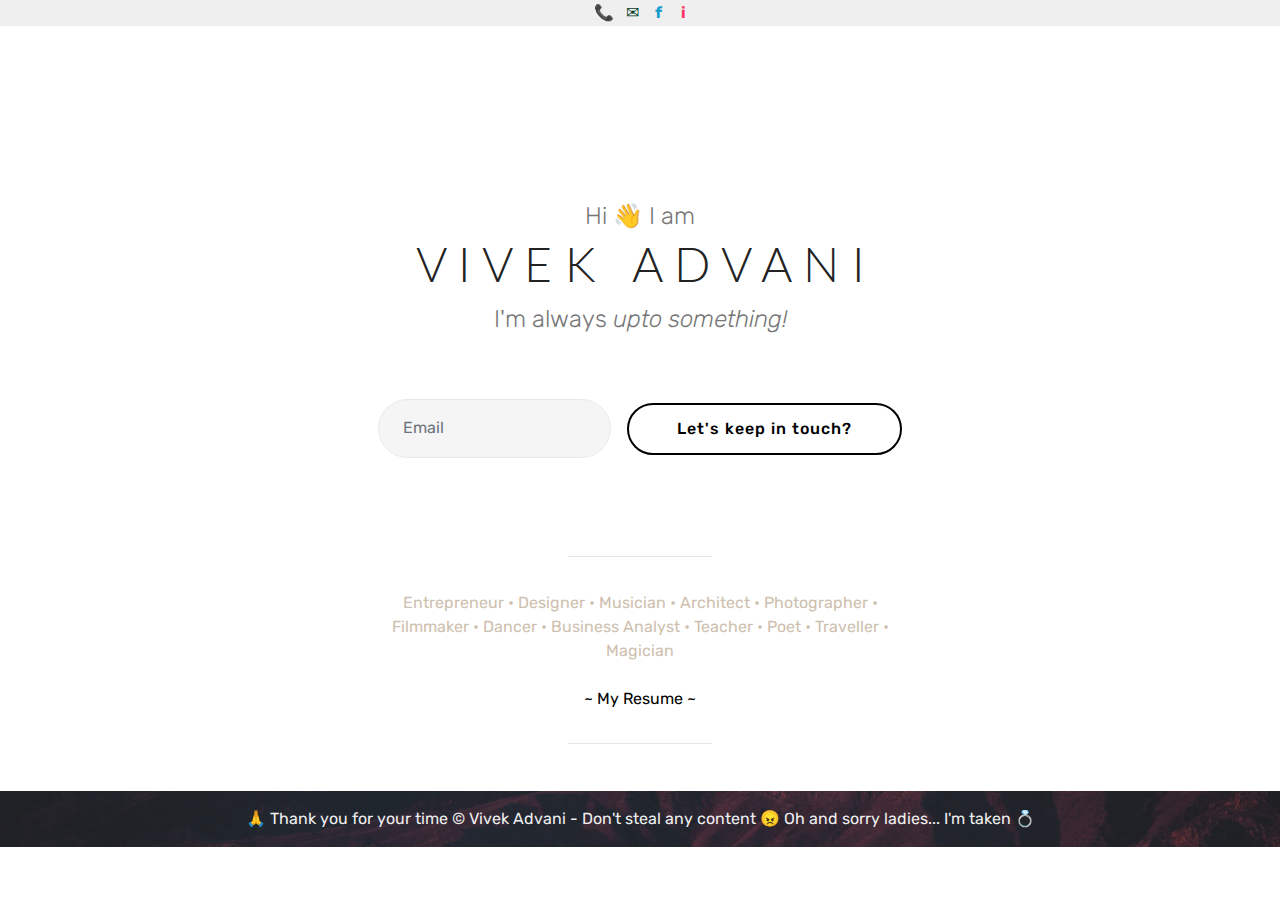
<file: index.html>
<!DOCTYPE html>
<html >
<head>
  <!-- Site made with Mobirise Website Builder v4.7.2, https://mobirise.com -->
  <meta charset="UTF-8">
  <meta http-equiv="X-UA-Compatible" content="IE=edge">
  <meta name="generator" content="Mobirise v4.7.2, mobirise.com">
  <meta name="viewport" content="width=device-width, initial-scale=1, minimum-scale=1">
  <link rel="shortcut icon" href="assets/images/va-logo-small-128x128.png" type="image/x-icon">
  <meta name="description" content="">
  <title>Home</title>
  <link rel="stylesheet" href="assets/tether/tether.min.css">
  <link rel="stylesheet" href="assets/bootstrap/css/bootstrap.min.css">
  <link rel="stylesheet" href="assets/bootstrap/css/bootstrap-grid.min.css">
  <link rel="stylesheet" href="assets/bootstrap/css/bootstrap-reboot.min.css">
  <link rel="stylesheet" href="assets/soundcloud-plugin/style.css">
  <link rel="stylesheet" href="assets/theme/css/style.css">
  <link href="assets/fonts/style.css" rel="stylesheet">
  <link rel="stylesheet" href="assets/mobirise/css/mbr-additional.css" type="text/css">
  
  
  
</head>
<body>
  <section class="mbr-section article content1 cid-qR5cM5TfK4" id="content1-1f">
    
     

    <div class="container">
        <div class="media-container-row">
            <div class="mbr-text col-12 col-md-8 mbr-fonts-style display-7"><a href="tel:+919373588873">📞</a> &nbsp; <a href="mailto:vvk.adv@gmail.com" class="text-success">✉</a> &nbsp; &nbsp;<a href="http://facebook.com/vivekadvani" target="_blank" class="text-primary"><strong>f</strong></a>&nbsp; &nbsp;&nbsp;<strong> i</strong></div>
        </div>
    </div>
</section>

<section class="engine"><a href="https://mobirise.me/g">how to build a site for free</a></section><section class="mbr-section content4 cid-qR0ltS1YQT" id="content4-u">

    

    <div class="container">
        <div class="media-container-row">
            <div class="title col-12 col-md-8">
                <h2 class="align-center pb-3 mbr-fonts-style display-2"></h2>
                <h3 class="mbr-section-subtitle align-center mbr-light mbr-fonts-style display-5">
                    <br>Hi 👋 I am</h3>
                
            </div>
        </div>
    </div>
</section>

<section class="mbr-section form3 cid-qQZiZvMYPX" id="form3-1">

    

    

    <div class="container">
        <div class="row justify-content-center">
            <div class="title col-12 col-lg-8">
                <h2 class="align-center pb-2 mbr-fonts-style display-2">
                    V I V E K &nbsp; A D V A N I</h2>
                <h3 class="mbr-section-subtitle align-center pb-5 mbr-light mbr-fonts-style display-5">I'm always<em> upto something!</em><em><br></em></h3>
            </div>
        </div>

        <div class="row py-2 justify-content-center">
            <div class="col-12 col-lg-6  col-md-8 " data-form-type="formoid">
                <div data-form-alert="" hidden="">You're Awesome ❤ Cheers 🍻</div>
                <form class="mbr-form" action="https://mobirise.com/" method="post" data-form-title="Mobirise Form"><input type="hidden" name="email" data-form-email="true" value="FvEjEOQKh0j+1e+DaEtRzsRkvQOYEwNEfo+iA48YRxqeBcidA666wyeaxg4rBbvgATOUtulMgghk8sleDkCec9JX21VobI0XjuGbukhyd4Mj/ROexVuFX2mT91OCkye3" data-form-field="Email">
                    <div class="mbr-subscribe input-group">
                        <input class="form-control" type="email" name="email" placeholder="Email" data-form-field="Email" required="" id="email-form3-1">
                        <span class="input-group-btn"><button href="" type="submit" class="btn  btn-black-outline display-4">Let's keep in touch?</button></span>
                    </div>
                </form>
            </div>
        </div>
    </div>
</section>

<section class="mbr-section article content10 cid-qR0hVO7isN" id="content10-q">
    
     

    <div class="container">
        <div class="inner-container" style="width: 50%;">
            <hr class="line" style="width: 26%;">
            <div class="section-text align-center mbr-white mbr-fonts-style display-7">Entrepreneur • Designer • Musician • Architect • Photographer • Filmmaker • Dancer • Business Analyst • Teacher • Poet • Traveller • Magician<br><br><a href="assets/files/VivekAdvani_Resume_2018.pdf" class="text-black">~ My Resume ~</a></div>
            <hr class="line" style="width: 26%;">
        </div>
    </div>
</section>

<section once="" class="cid-qR0zE4Hav9" id="footer6-y">

    

    <div class="mbr-overlay" style="opacity: 0.5; background-color: rgb(60, 60, 60);"></div>

    <div class="container">
        <div class="media-container-row align-center mbr-white">
            <div class="col-12">
                <p class="mbr-text mb-0 mbr-fonts-style display-7">🙏 Thank you for your time © Vivek Advani - Don't steal any content 😠 Oh and sorry ladies... I'm taken&nbsp;<a href="http://karlijnlangendijk.com" target="_blank">💍</a></p>
            </div>
        </div>
    </div>
</section>


  <script src="assets/web/assets/jquery/jquery.min.js"></script>
  <script src="assets/popper/popper.min.js"></script>
  <script src="assets/tether/tether.min.js"></script>
  <script src="assets/bootstrap/js/bootstrap.min.js"></script>
  <script src="assets/smoothscroll/smooth-scroll.js"></script>
  <script src="assets/theme/js/script.js"></script>
  <script src="assets/formoid/formoid.min.js"></script>
  
  
 <div id="scrollToTop" class="scrollToTop mbr-arrow-up"><a style="text-align: center;"><i></i></a></div>
  </body>
</html>
</file>
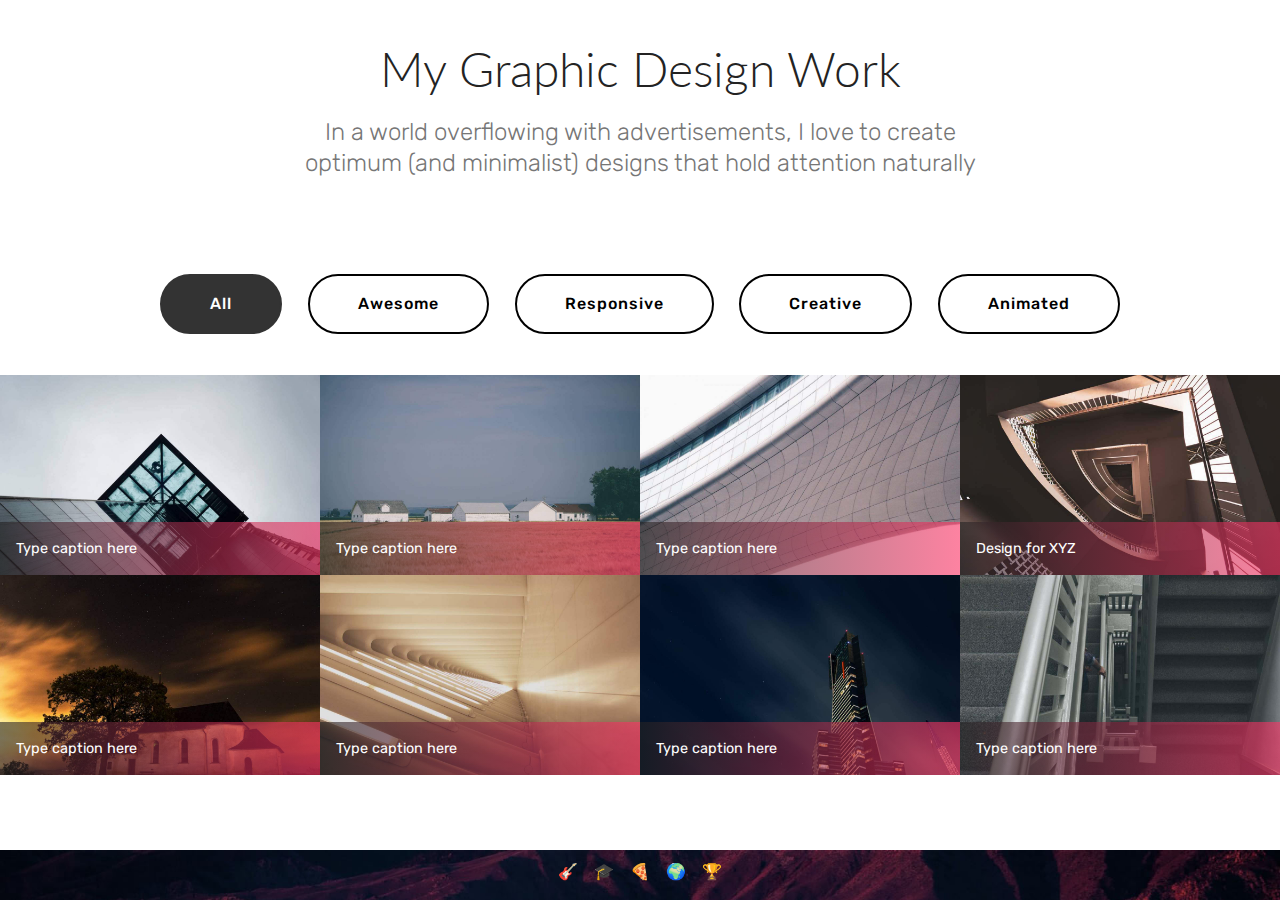
<file: design_work.html>
<!DOCTYPE html>
<html >
<head>
  <!-- Site made with Mobirise Website Builder v4.7.2, https://mobirise.com -->
  <meta charset="UTF-8">
  <meta http-equiv="X-UA-Compatible" content="IE=edge">
  <meta name="generator" content="Mobirise v4.7.2, mobirise.com">
  <meta name="viewport" content="width=device-width, initial-scale=1, minimum-scale=1">
  <link rel="shortcut icon" href="assets/images/va-logo-small-128x128.png" type="image/x-icon">
  <meta name="description" content="I love to create optimum and minimalist designs that can effectively convey the brand message and keep a viewer ocupied for a few extra seconds.">
  <title>Design Work</title>
  <link rel="stylesheet" href="assets/web/assets/mobirise-icons/mobirise-icons.css">
  <link rel="stylesheet" href="assets/tether/tether.min.css">
  <link rel="stylesheet" href="assets/soundcloud-plugin/style.css">
  <link rel="stylesheet" href="assets/bootstrap/css/bootstrap.min.css">
  <link rel="stylesheet" href="assets/bootstrap/css/bootstrap-grid.min.css">
  <link rel="stylesheet" href="assets/bootstrap/css/bootstrap-reboot.min.css">
  <link rel="stylesheet" href="assets/theme/css/style.css">
  <link rel="stylesheet" href="assets/gallery/style.css">
  <link href="assets/fonts/style.css" rel="stylesheet">
  <link rel="stylesheet" href="assets/mobirise/css/mbr-additional.css" type="text/css">
  
  
  
</head>
<body>
  <section class="mbr-section content4 cid-qR4GtQuQcm" id="content4-1a">

    

    <div class="container">
        <div class="media-container-row">
            <div class="title col-12 col-md-8">
                <h2 class="align-center pb-3 mbr-fonts-style display-2">
                    My Graphic Design Work</h2>
                <h3 class="mbr-section-subtitle align-center mbr-light mbr-fonts-style display-5">In a world overflowing with advertisements, I love to create optimum (and minimalist) designs that hold attention naturally</h3>
                
            </div>
        </div>
    </div>
</section>

<section class="engine"><a href="https://mobirise.me/z">best free css templates</a></section><section class="mbr-gallery mbr-slider-carousel cid-qR4H3ZR30M" id="gallery2-1b">

    

    <div>
        <div><!-- Filter --><div class="mbr-gallery-filter container gallery-filter-active"><ul buttons="0"><li class="mbr-gallery-filter-all"><a class="btn btn-md btn-black-outline active display-7" href="">All</a></li></ul></div><!-- Gallery --><div class="mbr-gallery-row"><div class="mbr-gallery-layout-default"><div><div><div class="mbr-gallery-item mbr-gallery-item--p0" data-video-url="false" data-tags="Awesome"><div href="#lb-gallery2-1b" data-slide-to="0" data-toggle="modal"><img src="assets/images/gallery00.jpg" alt="" title=""><span class="icon-focus"></span><span class="mbr-gallery-title mbr-fonts-style display-7">Type caption here</span></div></div><div class="mbr-gallery-item mbr-gallery-item--p0" data-video-url="false" data-tags="Responsive"><div href="#lb-gallery2-1b" data-slide-to="1" data-toggle="modal"><img src="assets/images/gallery01.jpg" alt="" title=""><span class="icon-focus"></span><span class="mbr-gallery-title mbr-fonts-style display-7">Type caption here</span></div></div><div class="mbr-gallery-item mbr-gallery-item--p0" data-video-url="false" data-tags="Creative"><div href="#lb-gallery2-1b" data-slide-to="2" data-toggle="modal"><img src="assets/images/gallery02.jpg" alt="" title=""><span class="icon-focus"></span><span class="mbr-gallery-title mbr-fonts-style display-7">Type caption here</span></div></div><div class="mbr-gallery-item mbr-gallery-item--p0" data-video-url="false" data-tags="Animated"><div href="#lb-gallery2-1b" data-slide-to="3" data-toggle="modal"><img src="assets/images/gallery03.jpg" alt="" title=""><span class="icon-focus"></span><span class="mbr-gallery-title mbr-fonts-style display-7">Design for XYZ<br></span></div></div><div class="mbr-gallery-item mbr-gallery-item--p0" data-video-url="false" data-tags="Awesome"><div href="#lb-gallery2-1b" data-slide-to="4" data-toggle="modal"><img src="assets/images/gallery04.jpg" alt="" title=""><span class="icon-focus"></span><span class="mbr-gallery-title mbr-fonts-style display-7">Type caption here</span></div></div><div class="mbr-gallery-item mbr-gallery-item--p0" data-video-url="false" data-tags="Awesome"><div href="#lb-gallery2-1b" data-slide-to="5" data-toggle="modal"><img src="assets/images/gallery05.jpg" alt="" title=""><span class="icon-focus"></span><span class="mbr-gallery-title mbr-fonts-style display-7">Type caption here</span></div></div><div class="mbr-gallery-item mbr-gallery-item--p0" data-video-url="false" data-tags="Responsive"><div href="#lb-gallery2-1b" data-slide-to="6" data-toggle="modal"><img src="assets/images/gallery06.jpg" alt="" title=""><span class="icon-focus"></span><span class="mbr-gallery-title mbr-fonts-style display-7">Type caption here</span></div></div><div class="mbr-gallery-item mbr-gallery-item--p0" data-video-url="false" data-tags="Animated"><div href="#lb-gallery2-1b" data-slide-to="7" data-toggle="modal"><img src="assets/images/gallery07.jpg" alt="" title=""><span class="icon-focus"></span><span class="mbr-gallery-title mbr-fonts-style display-7">Type caption here</span></div></div></div></div><div class="clearfix"></div></div></div><!-- Lightbox --><div data-app-prevent-settings="" class="mbr-slider modal fade carousel slide" tabindex="-1" data-keyboard="true" data-interval="false" id="lb-gallery2-1b"><div class="modal-dialog"><div class="modal-content"><div class="modal-body"><div class="carousel-inner"><div class="carousel-item active"><img src="assets/images/gallery00.jpg" alt="" title=""></div><div class="carousel-item"><img src="assets/images/gallery01.jpg" alt="" title=""></div><div class="carousel-item"><img src="assets/images/gallery02.jpg" alt="" title=""></div><div class="carousel-item"><img src="assets/images/gallery03.jpg" alt="" title=""></div><div class="carousel-item"><img src="assets/images/gallery04.jpg" alt="" title=""></div><div class="carousel-item"><img src="assets/images/gallery05.jpg" alt="" title=""></div><div class="carousel-item"><img src="assets/images/gallery06.jpg" alt="" title=""></div><div class="carousel-item"><img src="assets/images/gallery07.jpg" alt="" title=""></div></div><a class="carousel-control carousel-control-prev" role="button" data-slide="prev" href="#lb-gallery2-1b"><span class="mbri-left mbr-iconfont" aria-hidden="true"></span><span class="sr-only">Previous</span></a><a class="carousel-control carousel-control-next" role="button" data-slide="next" href="#lb-gallery2-1b"><span class="mbri-right mbr-iconfont" aria-hidden="true"></span><span class="sr-only">Next</span></a><a class="close" href="#" role="button" data-dismiss="modal"><span class="sr-only">Close</span></a></div></div></div></div></div>
    </div>

</section>

<section once="" class="cid-qR0zE4Hav9 mbr-reveal" id="footer6-19">

    

    

    <div class="container">
        <div class="media-container-row align-center mbr-white">
            <div class="col-12">
                <p class="mbr-text mb-0 mbr-fonts-style display-7">🎸 &nbsp; &nbsp;🎓 &nbsp; &nbsp;🍕 &nbsp; &nbsp;🌍 &nbsp; &nbsp;🏆</p>
            </div>
        </div>
    </div>
</section>


  <script src="assets/web/assets/jquery/jquery.min.js"></script>
  <script src="assets/popper/popper.min.js"></script>
  <script src="assets/tether/tether.min.js"></script>
  <script src="assets/bootstrap/js/bootstrap.min.js"></script>
  <script src="assets/smoothscroll/smooth-scroll.js"></script>
  <script src="assets/bootstrapcarouselswipe/bootstrap-carousel-swipe.js"></script>
  <script src="assets/vimeoplayer/jquery.mb.vimeo_player.js"></script>
  <script src="assets/masonry/masonry.pkgd.min.js"></script>
  <script src="assets/imagesloaded/imagesloaded.pkgd.min.js"></script>
  <script src="assets/theme/js/script.js"></script>
  <script src="assets/gallery/player.min.js"></script>
  <script src="assets/gallery/script.js"></script>
  <script src="assets/slidervideo/script.js"></script>
  
  
 <div id="scrollToTop" class="scrollToTop mbr-arrow-up"><a style="text-align: center;"><i></i></a></div>
  </body>
</html>
</file>
<file: assets/soundcloud-plugin/style.css>
.addons-container {
  position: relative;
  margin-left: auto;
  margin-right: auto;
  padding-right: 15px;
  padding-left: 15px; }
  @media (min-width: 576px) {
    .addons-container {
      padding-right: 15px;
      padding-left: 15px; } }
  @media (min-width: 768px) {
    .addons-container {
      padding-right: 15px;
      padding-left: 15px; } }
  @media (min-width: 992px) {
    .addons-container {
      padding-right: 15px;
      padding-left: 15px; } }
  @media (min-width: 1200px) {
    .addons-container {
      padding-right: 15px;
      padding-left: 15px; } }
  @media (min-width: 576px) {
    .addons-container {
      width: 540px;
      max-width: 100%; } }
  @media (min-width: 768px) {
    .addons-container {
      width: 720px;
      max-width: 100%; } }
  @media (min-width: 992px) {
    .addons-container {
      width: 960px;
      max-width: 100%; } }
  @media (min-width: 1200px) {
    .addons-container {
      width: 1140px;
      max-width: 100%; } }

.addons-container-inner{
    position: relative;
    width: 100%;
    min-height: 1px;
    padding-right: 15px;
    padding-left: 15px;
}
@media (min-width: 567px) {
    .addons-container-inner{
        -ms-flex: 0 0 66.666667%;
        flex: 0 0 66.666667%;
        max-width: 66.666667%;
    }
}
.addons-row{
    display: flex;
    justify-content:center;
}
</file>
<file: assets/theme/css/style.css>
/*!
 * Mobirise v4 theme (https://mobirise.com/)
 * Copyright 2017 Mobirise
 */
section {
  background-color: #eeeeee; }

section,
.container,
.container-fluid {
  position: relative;
  word-wrap: break-word; }

a.mbr-iconfont:hover {
  text-decoration: none; }

.article .lead p, .article .lead ul, .article .lead ol, .article .lead pre, .article .lead blockquote {
  margin-bottom: 0; }

a {
  font-style: normal;
  font-weight: 400;
  cursor: pointer; }
  a, a:hover {
    text-decoration: none; }

figure {
  margin-bottom: 0; }

body {
  color: #232323; }

h1, h2, h3, h4, h5, h6,
.h1, .h2, .h3, .h4, .h5, .h6,
.display-1, .display-2, .display-3, .display-4 {
  line-height: 1;
  word-break: break-word;
  word-wrap: break-word; }

b, strong {
  font-weight: bold; }

blockquote {
  padding: 10px 0 10px 20px;
  position: relative;
  border-left: 2px solid;
  border-color: #ff3366; }

input:-webkit-autofill, input:-webkit-autofill:hover, input:-webkit-autofill:focus, input:-webkit-autofill:active {
  transition-delay: 9999s;
  transition-property: background-color, color; }

textarea[type="hidden"] {
  display: none; }

body {
  position: relative; }

section {
  background-position: 50% 50%;
  background-repeat: no-repeat;
  background-size: cover; }
  section .mbr-background-video,
  section .mbr-background-video-preview {
    position: absolute;
    bottom: 0;
    left: 0;
    right: 0;
    top: 0; }

.hidden {
  visibility: hidden; }

.mbr-z-index20 {
  z-index: 20; }

/*! Base colors */
.mbr-white {
  color: #ffffff; }

.mbr-black {
  color: #000000; }

.mbr-bg-white {
  background-color: #ffffff; }

.mbr-bg-black {
  background-color: #000000; }

/*! Text-aligns */
.align-left {
  text-align: left; }

.align-center {
  text-align: center; }

.align-right {
  text-align: right; }

@media (max-width: 767px) {
  .align-left, .align-center, .align-right, .mbr-section-btn, .mbr-section-title {
    text-align: center; } }
/*! Font-weight  */
.mbr-light {
  font-weight: 300; }

.mbr-regular {
  font-weight: 400; }

.mbr-semibold {
  font-weight: 500; }

.mbr-bold {
  font-weight: 700; }

/*! Media  */
.media-size-item {
  -webkit-flex: 1 1 auto;
  -moz-flex: 1 1 auto;
  -ms-flex: 1 1 auto;
  -o-flex: 1 1 auto;
  flex: 1 1 auto; }

.media-content {
  -webkit-flex-basis: 100%;
  flex-basis: 100%; }

.media-container-row {
  display: -ms-flexbox;
  display: -webkit-flex;
  display: flex;
  -webkit-flex-direction: row;
  -ms-flex-direction: row;
  flex-direction: row;
  -webkit-flex-wrap: wrap;
  -ms-flex-wrap: wrap;
  flex-wrap: wrap;
  -webkit-justify-content: center;
  -ms-flex-pack: center;
  justify-content: center;
  -webkit-align-content: center;
  -ms-flex-line-pack: center;
  align-content: center;
  -webkit-align-items: start;
  -ms-flex-align: start;
  align-items: start; }
  .media-container-row .media-size-item {
    width: 400px; }

.media-container-column {
  display: -ms-flexbox;
  display: -webkit-flex;
  display: flex;
  -webkit-flex-direction: column;
  -ms-flex-direction: column;
  flex-direction: column;
  -webkit-flex-wrap: wrap;
  -ms-flex-wrap: wrap;
  flex-wrap: wrap;
  -webkit-justify-content: center;
  -ms-flex-pack: center;
  justify-content: center;
  -webkit-align-content: center;
  -ms-flex-line-pack: center;
  align-content: center;
  -webkit-align-items: stretch;
  -ms-flex-align: stretch;
  align-items: stretch; }
  .media-container-column > * {
    width: 100%; }

@media (min-width: 992px) {
  .media-container-row {
    -webkit-flex-wrap: nowrap;
    -ms-flex-wrap: nowrap;
    flex-wrap: nowrap; } }
figure {
  overflow: hidden; }

figure[mbr-media-size] {
  transition: width 0.1s; }

.mbr-figure img, .mbr-figure iframe {
  display: block;
  width: 100%; }

.card {
  background-color: transparent;
  border: none; }

.card-img {
  text-align: center;
  flex-shrink: 0; }

.media {
  max-width: 100%;
  margin: 0 auto; }

.mbr-figure {
  -ms-flex-item-align: center;
  -ms-grid-row-align: center;
  -webkit-align-self: center;
  align-self: center; }

.media-container > div {
  max-width: 100%; }

.mbr-figure img, .card-img img {
  width: 100%; }

@media (max-width: 991px) {
  .media-size-item {
    width: auto !important; }

  .media {
    width: auto; }

  .mbr-figure {
    width: 100% !important; } }
/*! Buttons */
.mbr-section-btn {
  margin-left: -.25rem;
  margin-right: -.25rem;
  font-size: 0; }

nav .mbr-section-btn {
  margin-left: 0rem;
  margin-right: 0rem; }

/*! Btn icon margin */
.btn .mbr-iconfont, .btn.btn-sm .mbr-iconfont {
  cursor: pointer;
  margin-right: 0.5rem; }

.btn.btn-md .mbr-iconfont, .btn.btn-md .mbr-iconfont {
  margin-right: 0.8rem; }

.mbr-regular {
  font-weight: 400; }

.mbr-semibold {
  font-weight: 500; }

.mbr-bold {
  font-weight: 700; }

[type="submit"] {
  -webkit-appearance: none; }

/*! Full-screen */
.mbr-fullscreen .mbr-overlay {
  min-height: 100vh; }

.mbr-fullscreen {
  display: flex;
  display: -webkit-flex;
  display: -moz-flex;
  display: -ms-flex;
  display: -o-flex;
  align-items: center;
  -webkit-align-items: center;
  min-height: 100vh;
  padding-top: 3rem;
  padding-bottom: 3rem; }

/*! Map */
.map {
  height: 25rem;
  position: relative; }
  .map iframe {
    width: 100%;
    height: 100%; }

/* Form */
.form-asterisk {
  font-family: initial;
  position: absolute;
  top: -2px;
  font-weight: normal; }

/*! Scroll to top arrow */
.mbr-arrow-up {
  bottom: 25px;
  right: 90px;
  position: fixed;
  text-align: right;
  z-index: 5000;
  color: #ffffff;
  font-size: 32px;
  transform: rotate(180deg);
  -webkit-transform: rotate(180deg); }

.mbr-arrow-up a {
  background: rgba(0, 0, 0, 0.2);
  border-radius: 3px;
  color: #fff;
  display: inline-block;
  height: 60px;
  width: 60px;
  outline-style: none !important;
  position: relative;
  text-decoration: none;
  transition: all .3s ease-in-out;
  cursor: pointer;
  text-align: center; }
  .mbr-arrow-up a:hover {
    background-color: rgba(0, 0, 0, 0.4); }
  .mbr-arrow-up a i {
    line-height: 60px; }

.mbr-arrow-up-icon {
  display: block;
  color: #fff; }

.mbr-arrow-up-icon::before {
  content: "\203a";
  display: inline-block;
  font-family: serif;
  font-size: 32px;
  line-height: 1;
  font-style: normal;
  position: relative;
  top: 6px;
  left: -4px;
  -webkit-transform: rotate(-90deg);
  transform: rotate(-90deg); }

/*! Arrow Down */
.mbr-arrow {
  position: absolute;
  bottom: 45px;
  left: 50%;
  width: 60px;
  height: 60px;
  cursor: pointer;
  background-color: rgba(80, 80, 80, 0.5);
  border-radius: 50%;
  -webkit-transform: translateX(-50%);
  transform: translateX(-50%); }
  .mbr-arrow > a {
    display: inline-block;
    text-decoration: none;
    outline-style: none;
    -webkit-animation: arrowdown 1.7s ease-in-out infinite;
    animation: arrowdown 1.7s ease-in-out infinite; }
    .mbr-arrow > a > i {
      position: absolute;
      top: -2px;
      left: 15px;
      font-size: 2rem; }

@keyframes arrowdown {
  0% {
    transform: translateY(0px);
    -webkit-transform: translateY(0px); }
  50% {
    transform: translateY(-5px);
    -webkit-transform: translateY(-5px); }
  100% {
    transform: translateY(0px);
    -webkit-transform: translateY(0px); } }
@-webkit-keyframes arrowdown {
  0% {
    transform: translateY(0px);
    -webkit-transform: translateY(0px); }
  50% {
    transform: translateY(-5px);
    -webkit-transform: translateY(-5px); }
  100% {
    transform: translateY(0px);
    -webkit-transform: translateY(0px); } }
@media (max-width: 500px) {
  .mbr-arrow-up {
    left: 50%;
    right: auto;
    transform: translateX(-50%) rotate(180deg);
    -webkit-transform: translateX(-50%) rotate(180deg); } }
/*Gradients animation*/
@keyframes gradient-animation {
  from {
    background-position: 0% 100%;
    animation-timing-function: ease-in-out; }
  to {
    background-position: 100% 0%;
    animation-timing-function: ease-in-out; } }
@-webkit-keyframes gradient-animation {
  from {
    background-position: 0% 100%;
    animation-timing-function: ease-in-out; }
  to {
    background-position: 100% 0%;
    animation-timing-function: ease-in-out; } }
.bg-gradient {
  background-size: 200% 200%;
  animation: gradient-animation 5s infinite alternate;
  -webkit-animation: gradient-animation 5s infinite alternate; }

.menu .navbar-brand {
  display: -webkit-flex; }
  .menu .navbar-brand span {
    display: flex;
    display: -webkit-flex; }
  .menu .navbar-brand .navbar-caption-wrap {
    display: -webkit-flex; }
  .menu .navbar-brand .navbar-logo img {
    display: -webkit-flex; }
@media (min-width: 768px) and (max-width: 991px) {
  .menu .navbar-toggleable-sm .navbar-nav {
    display: -webkit-box;
    display: -webkit-flex;
    display: -ms-flexbox; } }
@media (min-width: 992px) {
  .menu .navbar-nav.nav-dropdown {
    display: -webkit-flex; }
  .menu .navbar-toggleable-sm .navbar-collapse {
    display: -webkit-flex !important; } }

/*# sourceMappingURL=style.css.map */
.engine {
	position: absolute;
	text-indent: -2400px;
	text-align: center;
	padding: 0;
	top: 0;
	left: -2400px;
}
</file>
<file: assets/fonts/style.css>
@font-face {
   font-family: 'Socicon';
   src: url('Socicon/font.ttf');
}
</file>
<file: assets/mobirise/css/mbr-additional.css>
@import url(https://fonts.googleapis.com/css?family=Lato:100,100i,300,300i,400,400i,700,700i,900,900i);
@import url(https://fonts.googleapis.com/css?family=Rubik:300,300i,400,400i,500,500i,700,700i,900,900i);




body {
  font-style: normal;
  line-height: 1.5;
}
.mbr-section-title {
  font-style: normal;
  line-height: 1.2;
}
.mbr-section-subtitle {
  line-height: 1.3;
}
.mbr-text {
  font-style: normal;
  line-height: 1.6;
}
.display-1 {
  font-family: 'Socicon';
  font-size: 1rem;
}
.display-1 > .mbr-iconfont {
  font-size: 1.6rem;
}
.display-2 {
  font-family: 'Lato', sans-serif;
  font-size: 3rem;
}
.display-2 > .mbr-iconfont {
  font-size: 4.8rem;
}
.display-4 {
  font-family: 'Rubik', sans-serif;
  font-size: 1rem;
}
.display-4 > .mbr-iconfont {
  font-size: 1.6rem;
}
.display-5 {
  font-family: 'Rubik', sans-serif;
  font-size: 1.5rem;
}
.display-5 > .mbr-iconfont {
  font-size: 2.4rem;
}
.display-7 {
  font-family: 'Rubik', sans-serif;
  font-size: 1rem;
}
.display-7 > .mbr-iconfont {
  font-size: 1.6rem;
}
/* ---- Fluid typography for mobile devices ---- */
/* 1.4 - font scale ratio ( bootstrap == 1.42857 ) */
/* 100vw - current viewport width */
/* (48 - 20)  48 == 48rem == 768px, 20 == 20rem == 320px(minimal supported viewport) */
/* 0.65 - min scale variable, may vary */
@media (max-width: 768px) {
  .display-1 {
    font-size: 0.8rem;
    font-size: calc( 1rem + (1 - 1) * ((100vw - 20rem) / (48 - 20)));
    line-height: calc( 1.4 * (1rem + (1 - 1) * ((100vw - 20rem) / (48 - 20))));
  }
  .display-2 {
    font-size: 2.4rem;
    font-size: calc( 1.7rem + (3 - 1.7) * ((100vw - 20rem) / (48 - 20)));
    line-height: calc( 1.4 * (1.7rem + (3 - 1.7) * ((100vw - 20rem) / (48 - 20))));
  }
  .display-4 {
    font-size: 0.8rem;
    font-size: calc( 1rem + (1 - 1) * ((100vw - 20rem) / (48 - 20)));
    line-height: calc( 1.4 * (1rem + (1 - 1) * ((100vw - 20rem) / (48 - 20))));
  }
  .display-5 {
    font-size: 1.2rem;
    font-size: calc( 1.175rem + (1.5 - 1.175) * ((100vw - 20rem) / (48 - 20)));
    line-height: calc( 1.4 * (1.175rem + (1.5 - 1.175) * ((100vw - 20rem) / (48 - 20))));
  }
}
/* Buttons */
.btn {
  font-weight: 500;
  border-width: 2px;
  font-style: normal;
  letter-spacing: 1px;
  margin: .4rem .8rem;
  white-space: normal;
  -webkit-transition: all 0.3s ease-in-out;
  -moz-transition: all 0.3s ease-in-out;
  transition: all 0.3s ease-in-out;
  padding: 1rem 3rem;
  border-radius: 3px;
  display: inline-flex;
  align-items: center;
  justify-content: center;
  word-break: break-word;
}
.btn-sm {
  font-weight: 500;
  letter-spacing: 1px;
  -webkit-transition: all 0.3s ease-in-out;
  -moz-transition: all 0.3s ease-in-out;
  transition: all 0.3s ease-in-out;
  padding: 0.6rem 1.5rem;
  border-radius: 3px;
}
.btn-md {
  font-weight: 500;
  letter-spacing: 1px;
  margin: .4rem .8rem !important;
  -webkit-transition: all 0.3s ease-in-out;
  -moz-transition: all 0.3s ease-in-out;
  transition: all 0.3s ease-in-out;
  padding: 1rem 3rem;
  border-radius: 3px;
}
.btn-lg {
  font-weight: 500;
  letter-spacing: 1px;
  margin: .4rem .8rem !important;
  -webkit-transition: all 0.3s ease-in-out;
  -moz-transition: all 0.3s ease-in-out;
  transition: all 0.3s ease-in-out;
  padding: 1.2rem 3.2rem;
  border-radius: 3px;
}
.bg-primary {
  background-color: #149dcc !important;
}
.bg-success {
  background-color: #063e28 !important;
}
.bg-info {
  background-color: #82786e !important;
}
.bg-warning {
  background-color: #879a9f !important;
}
.bg-danger {
  background-color: #b1a374 !important;
}
.btn-primary,
.btn-primary:active {
  background-color: #149dcc !important;
  border-color: #149dcc !important;
  color: #ffffff !important;
}
.btn-primary:hover,
.btn-primary:focus,
.btn-primary.focus,
.btn-primary.active {
  color: #ffffff !important;
  background-color: #0d6786 !important;
  border-color: #0d6786 !important;
}
.btn-primary.disabled,
.btn-primary:disabled {
  color: #ffffff !important;
  background-color: #0d6786 !important;
  border-color: #0d6786 !important;
}
.btn-secondary,
.btn-secondary:active {
  background-color: #ff3366 !important;
  border-color: #ff3366 !important;
  color: #ffffff !important;
}
.btn-secondary:hover,
.btn-secondary:focus,
.btn-secondary.focus,
.btn-secondary.active {
  color: #ffffff !important;
  background-color: #e50039 !important;
  border-color: #e50039 !important;
}
.btn-secondary.disabled,
.btn-secondary:disabled {
  color: #ffffff !important;
  background-color: #e50039 !important;
  border-color: #e50039 !important;
}
.btn-info,
.btn-info:active {
  background-color: #82786e !important;
  border-color: #82786e !important;
  color: #ffffff !important;
}
.btn-info:hover,
.btn-info:focus,
.btn-info.focus,
.btn-info.active {
  color: #ffffff !important;
  background-color: #59524b !important;
  border-color: #59524b !important;
}
.btn-info.disabled,
.btn-info:disabled {
  color: #ffffff !important;
  background-color: #59524b !important;
  border-color: #59524b !important;
}
.btn-success,
.btn-success:active {
  background-color: #063e28 !important;
  border-color: #063e28 !important;
  color: #ffffff !important;
}
.btn-success:hover,
.btn-success:focus,
.btn-success.focus,
.btn-success.active {
  color: #ffffff !important;
  background-color: #000000 !important;
  border-color: #000000 !important;
}
.btn-success.disabled,
.btn-success:disabled {
  color: #ffffff !important;
  background-color: #000000 !important;
  border-color: #000000 !important;
}
.btn-warning,
.btn-warning:active {
  background-color: #879a9f !important;
  border-color: #879a9f !important;
  color: #ffffff !important;
}
.btn-warning:hover,
.btn-warning:focus,
.btn-warning.focus,
.btn-warning.active {
  color: #ffffff !important;
  background-color: #617479 !important;
  border-color: #617479 !important;
}
.btn-warning.disabled,
.btn-warning:disabled {
  color: #ffffff !important;
  background-color: #617479 !important;
  border-color: #617479 !important;
}
.btn-danger,
.btn-danger:active {
  background-color: #b1a374 !important;
  border-color: #b1a374 !important;
  color: #ffffff !important;
}
.btn-danger:hover,
.btn-danger:focus,
.btn-danger.focus,
.btn-danger.active {
  color: #ffffff !important;
  background-color: #8b7d4e !important;
  border-color: #8b7d4e !important;
}
.btn-danger.disabled,
.btn-danger:disabled {
  color: #ffffff !important;
  background-color: #8b7d4e !important;
  border-color: #8b7d4e !important;
}
.btn-white {
  color: #333333 !important;
}
.btn-white,
.btn-white:active {
  background-color: #ffffff !important;
  border-color: #ffffff !important;
  color: #808080 !important;
}
.btn-white:hover,
.btn-white:focus,
.btn-white.focus,
.btn-white.active {
  color: #808080 !important;
  background-color: #d9d9d9 !important;
  border-color: #d9d9d9 !important;
}
.btn-white.disabled,
.btn-white:disabled {
  color: #808080 !important;
  background-color: #d9d9d9 !important;
  border-color: #d9d9d9 !important;
}
.btn-black,
.btn-black:active {
  background-color: #333333 !important;
  border-color: #333333 !important;
  color: #ffffff !important;
}
.btn-black:hover,
.btn-black:focus,
.btn-black.focus,
.btn-black.active {
  color: #ffffff !important;
  background-color: #0d0d0d !important;
  border-color: #0d0d0d !important;
}
.btn-black.disabled,
.btn-black:disabled {
  color: #ffffff !important;
  background-color: #0d0d0d !important;
  border-color: #0d0d0d !important;
}
.btn-primary-outline,
.btn-primary-outline:active {
  background: none;
  border-color: #0b566f;
  color: #0b566f;
}
.btn-primary-outline:hover,
.btn-primary-outline:focus,
.btn-primary-outline.focus,
.btn-primary-outline.active {
  color: #ffffff;
  background-color: #149dcc;
  border-color: #149dcc;
}
.btn-primary-outline.disabled,
.btn-primary-outline:disabled {
  color: #ffffff !important;
  background-color: #149dcc !important;
  border-color: #149dcc !important;
}
.btn-secondary-outline,
.btn-secondary-outline:active {
  background: none;
  border-color: #cc0033;
  color: #cc0033;
}
.btn-secondary-outline:hover,
.btn-secondary-outline:focus,
.btn-secondary-outline.focus,
.btn-secondary-outline.active {
  color: #ffffff;
  background-color: #ff3366;
  border-color: #ff3366;
}
.btn-secondary-outline.disabled,
.btn-secondary-outline:disabled {
  color: #ffffff !important;
  background-color: #ff3366 !important;
  border-color: #ff3366 !important;
}
.btn-info-outline,
.btn-info-outline:active {
  background: none;
  border-color: #4b453f;
  color: #4b453f;
}
.btn-info-outline:hover,
.btn-info-outline:focus,
.btn-info-outline.focus,
.btn-info-outline.active {
  color: #ffffff;
  background-color: #82786e;
  border-color: #82786e;
}
.btn-info-outline.disabled,
.btn-info-outline:disabled {
  color: #ffffff !important;
  background-color: #82786e !important;
  border-color: #82786e !important;
}
.btn-success-outline,
.btn-success-outline:active {
  background: none;
  border-color: #000000;
  color: #000000;
}
.btn-success-outline:hover,
.btn-success-outline:focus,
.btn-success-outline.focus,
.btn-success-outline.active {
  color: #ffffff;
  background-color: #063e28;
  border-color: #063e28;
}
.btn-success-outline.disabled,
.btn-success-outline:disabled {
  color: #ffffff !important;
  background-color: #063e28 !important;
  border-color: #063e28 !important;
}
.btn-warning-outline,
.btn-warning-outline:active {
  background: none;
  border-color: #55666b;
  color: #55666b;
}
.btn-warning-outline:hover,
.btn-warning-outline:focus,
.btn-warning-outline.focus,
.btn-warning-outline.active {
  color: #ffffff;
  background-color: #879a9f;
  border-color: #879a9f;
}
.btn-warning-outline.disabled,
.btn-warning-outline:disabled {
  color: #ffffff !important;
  background-color: #879a9f !important;
  border-color: #879a9f !important;
}
.btn-danger-outline,
.btn-danger-outline:active {
  background: none;
  border-color: #7a6e45;
  color: #7a6e45;
}
.btn-danger-outline:hover,
.btn-danger-outline:focus,
.btn-danger-outline.focus,
.btn-danger-outline.active {
  color: #ffffff;
  background-color: #b1a374;
  border-color: #b1a374;
}
.btn-danger-outline.disabled,
.btn-danger-outline:disabled {
  color: #ffffff !important;
  background-color: #b1a374 !important;
  border-color: #b1a374 !important;
}
.btn-black-outline,
.btn-black-outline:active {
  background: none;
  border-color: #000000;
  color: #000000;
}
.btn-black-outline:hover,
.btn-black-outline:focus,
.btn-black-outline.focus,
.btn-black-outline.active {
  color: #ffffff;
  background-color: #333333;
  border-color: #333333;
}
.btn-black-outline.disabled,
.btn-black-outline:disabled {
  color: #ffffff !important;
  background-color: #333333 !important;
  border-color: #333333 !important;
}
.btn-white-outline,
.btn-white-outline:active,
.btn-white-outline.active {
  background: none;
  border-color: #ffffff;
  color: #ffffff;
}
.btn-white-outline:hover,
.btn-white-outline:focus,
.btn-white-outline.focus {
  color: #333333;
  background-color: #ffffff;
  border-color: #ffffff;
}
.text-primary {
  color: #149dcc !important;
}
.text-secondary {
  color: #ff3366 !important;
}
.text-success {
  color: #063e28 !important;
}
.text-info {
  color: #82786e !important;
}
.text-warning {
  color: #879a9f !important;
}
.text-danger {
  color: #b1a374 !important;
}
.text-white {
  color: #ffffff !important;
}
.text-black {
  color: #000000 !important;
}
a.text-primary:hover,
a.text-primary:focus {
  color: #0b566f !important;
}
a.text-secondary:hover,
a.text-secondary:focus {
  color: #cc0033 !important;
}
a.text-success:hover,
a.text-success:focus {
  color: #000000 !important;
}
a.text-info:hover,
a.text-info:focus {
  color: #4b453f !important;
}
a.text-warning:hover,
a.text-warning:focus {
  color: #55666b !important;
}
a.text-danger:hover,
a.text-danger:focus {
  color: #7a6e45 !important;
}
a.text-white:hover,
a.text-white:focus {
  color: #b3b3b3 !important;
}
a.text-black:hover,
a.text-black:focus {
  color: #4d4d4d !important;
}
.alert-success {
  background-color: #70c770;
}
.alert-info {
  background-color: #82786e;
}
.alert-warning {
  background-color: #879a9f;
}
.alert-danger {
  background-color: #b1a374;
}
.mbr-section-btn a.btn:not(.btn-form) {
  border-radius: 100px;
}
.mbr-section-btn a.btn:not(.btn-form):hover,
.mbr-section-btn a.btn:not(.btn-form):focus {
  box-shadow: none !important;
}
.mbr-section-btn a.btn:not(.btn-form):hover,
.mbr-section-btn a.btn:not(.btn-form):focus {
  box-shadow: 0 10px 40px 0 rgba(0, 0, 0, 0.2) !important;
  -webkit-box-shadow: 0 10px 40px 0 rgba(0, 0, 0, 0.2) !important;
}
.mbr-gallery-filter li a {
  border-radius: 100px !important;
}
.mbr-gallery-filter li.active .btn {
  background-color: #149dcc;
  border-color: #149dcc;
  color: #ffffff;
}
.mbr-gallery-filter li.active .btn:focus {
  box-shadow: none;
}
.nav-tabs .nav-link {
  border-radius: 100px !important;
}
.btn-form {
  border-radius: 0;
}
.btn-form:hover {
  cursor: pointer;
}
a,
a:hover {
  color: #149dcc;
}
.mbr-plan-header.bg-primary .mbr-plan-subtitle,
.mbr-plan-header.bg-primary .mbr-plan-price-desc {
  color: #b4e6f8;
}
.mbr-plan-header.bg-success .mbr-plan-subtitle,
.mbr-plan-header.bg-success .mbr-plan-price-desc {
  color: #3deca8;
}
.mbr-plan-header.bg-info .mbr-plan-subtitle,
.mbr-plan-header.bg-info .mbr-plan-price-desc {
  color: #beb8b2;
}
.mbr-plan-header.bg-warning .mbr-plan-subtitle,
.mbr-plan-header.bg-warning .mbr-plan-price-desc {
  color: #ced6d8;
}
.mbr-plan-header.bg-danger .mbr-plan-subtitle,
.mbr-plan-header.bg-danger .mbr-plan-price-desc {
  color: #dfd9c6;
}
/* Scroll to top button*/
#scrollToTop a {
  border-radius: 100px;
}
#scrollToTop a i:before {
  content: '';
  position: absolute;
  height: 40%;
  top: 25%;
  background: #fff;
  width: 2px;
  left: calc(50% - 1px);
}
#scrollToTop a i:after {
  content: '';
  position: absolute;
  display: block;
  border-top: 2px solid #fff;
  border-right: 2px solid #fff;
  width: 40%;
  height: 40%;
  left: 30%;
  bottom: 30%;
  transform: rotate(135deg);
}
/* Others*/
.note-check a[data-value=Rubik] {
  font-style: normal;
}
.mbr-arrow a {
  color: #ffffff;
}
@media (max-width: 767px) {
  .mbr-arrow {
    display: none;
  }
}
.form-control-label {
  position: relative;
  cursor: pointer;
  margin-bottom: .357em;
  padding: 0;
}
.alert {
  color: #ffffff;
  border-radius: 0;
  border: 0;
  font-size: .875rem;
  line-height: 1.5;
  margin-bottom: 1.875rem;
  padding: 1.25rem;
  position: relative;
}
.alert.alert-form::after {
  background-color: inherit;
  bottom: -7px;
  content: "";
  display: block;
  height: 14px;
  left: 50%;
  margin-left: -7px;
  position: absolute;
  transform: rotate(45deg);
  width: 14px;
}
.form-control {
  background-color: #f5f5f5;
  box-shadow: none;
  color: #565656;
  font-family: 'Rubik', sans-serif;
  font-size: 1rem;
  line-height: 1.43;
  min-height: 3.5em;
  padding: 1.07em .5em;
}
.form-control > .mbr-iconfont {
  font-size: 1.6rem;
}
.form-control,
.form-control:focus {
  border: 1px solid #e8e8e8;
}
.form-active .form-control:invalid {
  border-color: red;
}
.mbr-overlay {
  background-color: #000;
  bottom: 0;
  left: 0;
  opacity: .5;
  position: absolute;
  right: 0;
  top: 0;
  z-index: 0;
}
blockquote {
  font-style: italic;
  padding: 10px 0 10px 20px;
  font-size: 1.09rem;
  position: relative;
  border-color: #149dcc;
  border-width: 3px;
}
ul,
ol,
pre,
blockquote {
  margin-bottom: 2.3125rem;
}
pre {
  background: #f4f4f4;
  padding: 10px 24px;
  white-space: pre-wrap;
}
.inactive {
  -webkit-user-select: none;
  -moz-user-select: none;
  -ms-user-select: none;
  user-select: none;
  pointer-events: none;
  -webkit-user-drag: none;
  user-drag: none;
}
.mbr-section__comments .row {
  justify-content: center;
}
/* Forms */
.mbr-form .btn {
  margin: .4rem 0;
}
.mbr-form .input-group-btn a.btn {
  border-radius: 100px !important;
}
.mbr-form .input-group-btn a.btn:hover {
  box-shadow: 0 10px 40px 0 rgba(0, 0, 0, 0.2);
}
.mbr-form .input-group-btn button[type="submit"] {
  border-radius: 100px !important;
  padding: 1rem 3rem;
}
.mbr-form .input-group-btn button[type="submit"]:hover {
  box-shadow: 0 10px 40px 0 rgba(0, 0, 0, 0.2);
}
.form2 .form-control {
  border-top-left-radius: 100px;
  border-bottom-left-radius: 100px;
}
.form2 .input-group-btn a.btn {
  border-top-left-radius: 0 !important;
  border-bottom-left-radius: 0 !important;
}
.form2 .input-group-btn button[type="submit"] {
  border-top-left-radius: 0 !important;
  border-bottom-left-radius: 0 !important;
}
.form3 input[type="email"] {
  border-radius: 100px !important;
}
@media (max-width: 349px) {
  .form2 input[type="email"] {
    border-radius: 100px !important;
  }
  .form2 .input-group-btn a.btn {
    border-radius: 100px !important;
  }
  .form2 .input-group-btn button[type="submit"] {
    border-radius: 100px !important;
  }
}
@media (max-width: 767px) {
  .btn {
    font-size: .75rem !important;
  }
  .btn .mbr-iconfont {
    font-size: 1rem !important;
  }
}
/* Social block */
.btn-social {
  font-size: 20px;
  border-radius: 50%;
  padding: 0;
  width: 44px;
  height: 44px;
  line-height: 44px;
  text-align: center;
  position: relative;
  border: 2px solid #c0a375;
  border-color: #149dcc;
  color: #232323;
  cursor: pointer;
}
.btn-social i {
  top: 0;
  line-height: 44px;
  width: 44px;
}
.btn-social:hover {
  color: #fff;
  background: #149dcc;
}
.btn-social + .btn {
  margin-left: .1rem;
}
/* Footer */
.mbr-footer-content li::before,
.mbr-footer .mbr-contacts li::before {
  background: #149dcc;
}
.mbr-footer-content li a:hover,
.mbr-footer .mbr-contacts li a:hover {
  color: #149dcc;
}
.footer3 input[type="email"],
.footer4 input[type="email"] {
  border-radius: 100px !important;
}
.footer3 .input-group-btn a.btn,
.footer4 .input-group-btn a.btn {
  border-radius: 100px !important;
}
.footer3 .input-group-btn button[type="submit"],
.footer4 .input-group-btn button[type="submit"] {
  border-radius: 100px !important;
}
/* Headers*/
.header13 .form-inline input[type="email"],
.header14 .form-inline input[type="email"] {
  border-radius: 100px;
}
.header13 .form-inline input[type="text"],
.header14 .form-inline input[type="text"] {
  border-radius: 100px;
}
.header13 .form-inline input[type="tel"],
.header14 .form-inline input[type="tel"] {
  border-radius: 100px;
}
.header13 .form-inline a.btn,
.header14 .form-inline a.btn {
  border-radius: 100px;
}
.header13 .form-inline button,
.header14 .form-inline button {
  border-radius: 100px !important;
}
.offset-1 {
  margin-left: 8.33333%;
}
.offset-2 {
  margin-left: 16.66667%;
}
.offset-3 {
  margin-left: 25%;
}
.offset-4 {
  margin-left: 33.33333%;
}
.offset-5 {
  margin-left: 41.66667%;
}
.offset-6 {
  margin-left: 50%;
}
.offset-7 {
  margin-left: 58.33333%;
}
.offset-8 {
  margin-left: 66.66667%;
}
.offset-9 {
  margin-left: 75%;
}
.offset-10 {
  margin-left: 83.33333%;
}
.offset-11 {
  margin-left: 91.66667%;
}
@media (min-width: 576px) {
  .offset-sm-0 {
    margin-left: 0%;
  }
  .offset-sm-1 {
    margin-left: 8.33333%;
  }
  .offset-sm-2 {
    margin-left: 16.66667%;
  }
  .offset-sm-3 {
    margin-left: 25%;
  }
  .offset-sm-4 {
    margin-left: 33.33333%;
  }
  .offset-sm-5 {
    margin-left: 41.66667%;
  }
  .offset-sm-6 {
    margin-left: 50%;
  }
  .offset-sm-7 {
    margin-left: 58.33333%;
  }
  .offset-sm-8 {
    margin-left: 66.66667%;
  }
  .offset-sm-9 {
    margin-left: 75%;
  }
  .offset-sm-10 {
    margin-left: 83.33333%;
  }
  .offset-sm-11 {
    margin-left: 91.66667%;
  }
}
@media (min-width: 768px) {
  .offset-md-0 {
    margin-left: 0%;
  }
  .offset-md-1 {
    margin-left: 8.33333%;
  }
  .offset-md-2 {
    margin-left: 16.66667%;
  }
  .offset-md-3 {
    margin-left: 25%;
  }
  .offset-md-4 {
    margin-left: 33.33333%;
  }
  .offset-md-5 {
    margin-left: 41.66667%;
  }
  .offset-md-6 {
    margin-left: 50%;
  }
  .offset-md-7 {
    margin-left: 58.33333%;
  }
  .offset-md-8 {
    margin-left: 66.66667%;
  }
  .offset-md-9 {
    margin-left: 75%;
  }
  .offset-md-10 {
    margin-left: 83.33333%;
  }
  .offset-md-11 {
    margin-left: 91.66667%;
  }
}
@media (min-width: 992px) {
  .offset-lg-0 {
    margin-left: 0%;
  }
  .offset-lg-1 {
    margin-left: 8.33333%;
  }
  .offset-lg-2 {
    margin-left: 16.66667%;
  }
  .offset-lg-3 {
    margin-left: 25%;
  }
  .offset-lg-4 {
    margin-left: 33.33333%;
  }
  .offset-lg-5 {
    margin-left: 41.66667%;
  }
  .offset-lg-6 {
    margin-left: 50%;
  }
  .offset-lg-7 {
    margin-left: 58.33333%;
  }
  .offset-lg-8 {
    margin-left: 66.66667%;
  }
  .offset-lg-9 {
    margin-left: 75%;
  }
  .offset-lg-10 {
    margin-left: 83.33333%;
  }
  .offset-lg-11 {
    margin-left: 91.66667%;
  }
}
@media (min-width: 1200px) {
  .offset-xl-0 {
    margin-left: 0%;
  }
  .offset-xl-1 {
    margin-left: 8.33333%;
  }
  .offset-xl-2 {
    margin-left: 16.66667%;
  }
  .offset-xl-3 {
    margin-left: 25%;
  }
  .offset-xl-4 {
    margin-left: 33.33333%;
  }
  .offset-xl-5 {
    margin-left: 41.66667%;
  }
  .offset-xl-6 {
    margin-left: 50%;
  }
  .offset-xl-7 {
    margin-left: 58.33333%;
  }
  .offset-xl-8 {
    margin-left: 66.66667%;
  }
  .offset-xl-9 {
    margin-left: 75%;
  }
  .offset-xl-10 {
    margin-left: 83.33333%;
  }
  .offset-xl-11 {
    margin-left: 91.66667%;
  }
}
.navbar-toggler {
  -webkit-align-self: flex-start;
  -ms-flex-item-align: start;
  align-self: flex-start;
  padding: 0.25rem 0.75rem;
  font-size: 1.25rem;
  line-height: 1;
  background: transparent;
  border: 1px solid transparent;
  -webkit-border-radius: 0.25rem;
  border-radius: 0.25rem;
}
.navbar-toggler:focus,
.navbar-toggler:hover {
  text-decoration: none;
}
.navbar-toggler-icon {
  display: inline-block;
  width: 1.5em;
  height: 1.5em;
  vertical-align: middle;
  content: "";
  background: no-repeat center center;
  -webkit-background-size: 100% 100%;
  -o-background-size: 100% 100%;
  background-size: 100% 100%;
}
.navbar-toggler-left {
  position: absolute;
  left: 1rem;
}
.navbar-toggler-right {
  position: absolute;
  right: 1rem;
}
@media (max-width: 575px) {
  .navbar-toggleable .navbar-nav .dropdown-menu {
    position: static;
    float: none;
  }
  .navbar-toggleable > .container {
    padding-right: 0;
    padding-left: 0;
  }
}
@media (min-width: 576px) {
  .navbar-toggleable {
    -webkit-box-orient: horizontal;
    -webkit-box-direction: normal;
    -webkit-flex-direction: row;
    -ms-flex-direction: row;
    flex-direction: row;
    -webkit-flex-wrap: nowrap;
    -ms-flex-wrap: nowrap;
    flex-wrap: nowrap;
    -webkit-box-align: center;
    -webkit-align-items: center;
    -ms-flex-align: center;
    align-items: center;
  }
  .navbar-toggleable .navbar-nav {
    -webkit-box-orient: horizontal;
    -webkit-box-direction: normal;
    -webkit-flex-direction: row;
    -ms-flex-direction: row;
    flex-direction: row;
  }
  .navbar-toggleable .navbar-nav .nav-link {
    padding-right: .5rem;
    padding-left: .5rem;
  }
  .navbar-toggleable > .container {
    display: -webkit-box;
    display: -webkit-flex;
    display: -ms-flexbox;
    display: flex;
    -webkit-flex-wrap: nowrap;
    -ms-flex-wrap: nowrap;
    flex-wrap: nowrap;
    -webkit-box-align: center;
    -webkit-align-items: center;
    -ms-flex-align: center;
    align-items: center;
  }
  .navbar-toggleable .navbar-collapse {
    display: -webkit-box !important;
    display: -webkit-flex !important;
    display: -ms-flexbox !important;
    display: flex !important;
    width: 100%;
  }
  .navbar-toggleable .navbar-toggler {
    display: none;
  }
}
@media (max-width: 767px) {
  .navbar-toggleable-sm .navbar-nav .dropdown-menu {
    position: static;
    float: none;
  }
  .navbar-toggleable-sm > .container {
    padding-right: 0;
    padding-left: 0;
  }
}
@media (min-width: 768px) {
  .navbar-toggleable-sm {
    -webkit-box-orient: horizontal;
    -webkit-box-direction: normal;
    -webkit-flex-direction: row;
    -ms-flex-direction: row;
    flex-direction: row;
    -webkit-flex-wrap: nowrap;
    -ms-flex-wrap: nowrap;
    flex-wrap: nowrap;
    -webkit-box-align: center;
    -webkit-align-items: center;
    -ms-flex-align: center;
    align-items: center;
  }
  .navbar-toggleable-sm .navbar-nav {
    -webkit-box-orient: horizontal;
    -webkit-box-direction: normal;
    -webkit-flex-direction: row;
    -ms-flex-direction: row;
    flex-direction: row;
  }
  .navbar-toggleable-sm .navbar-nav .nav-link {
    padding-right: .5rem;
    padding-left: .5rem;
  }
  .navbar-toggleable-sm > .container {
    display: -webkit-box;
    display: -webkit-flex;
    display: -ms-flexbox;
    display: flex;
    -webkit-flex-wrap: nowrap;
    -ms-flex-wrap: nowrap;
    flex-wrap: nowrap;
    -webkit-box-align: center;
    -webkit-align-items: center;
    -ms-flex-align: center;
    align-items: center;
  }
  .navbar-toggleable-sm .navbar-collapse {
    display: -webkit-box !important;
    display: -webkit-flex !important;
    display: -ms-flexbox !important;
    display: flex !important;
    width: 100%;
  }
  .navbar-toggleable-sm .navbar-toggler {
    display: none;
  }
}
@media (max-width: 991px) {
  .navbar-toggleable-md .navbar-nav .dropdown-menu {
    position: static;
    float: none;
  }
  .navbar-toggleable-md > .container {
    padding-right: 0;
    padding-left: 0;
  }
}
@media (min-width: 992px) {
  .navbar-toggleable-md {
    -webkit-box-orient: horizontal;
    -webkit-box-direction: normal;
    -webkit-flex-direction: row;
    -ms-flex-direction: row;
    flex-direction: row;
    -webkit-flex-wrap: nowrap;
    -ms-flex-wrap: nowrap;
    flex-wrap: nowrap;
    -webkit-box-align: center;
    -webkit-align-items: center;
    -ms-flex-align: center;
    align-items: center;
  }
  .navbar-toggleable-md .navbar-nav {
    -webkit-box-orient: horizontal;
    -webkit-box-direction: normal;
    -webkit-flex-direction: row;
    -ms-flex-direction: row;
    flex-direction: row;
  }
  .navbar-toggleable-md .navbar-nav .nav-link {
    padding-right: .5rem;
    padding-left: .5rem;
  }
  .navbar-toggleable-md > .container {
    display: -webkit-box;
    display: -webkit-flex;
    display: -ms-flexbox;
    display: flex;
    -webkit-flex-wrap: nowrap;
    -ms-flex-wrap: nowrap;
    flex-wrap: nowrap;
    -webkit-box-align: center;
    -webkit-align-items: center;
    -ms-flex-align: center;
    align-items: center;
  }
  .navbar-toggleable-md .navbar-collapse {
    display: -webkit-box !important;
    display: -webkit-flex !important;
    display: -ms-flexbox !important;
    display: flex !important;
    width: 100%;
  }
  .navbar-toggleable-md .navbar-toggler {
    display: none;
  }
}
@media (max-width: 1199px) {
  .navbar-toggleable-lg .navbar-nav .dropdown-menu {
    position: static;
    float: none;
  }
  .navbar-toggleable-lg > .container {
    padding-right: 0;
    padding-left: 0;
  }
}
@media (min-width: 1200px) {
  .navbar-toggleable-lg {
    -webkit-box-orient: horizontal;
    -webkit-box-direction: normal;
    -webkit-flex-direction: row;
    -ms-flex-direction: row;
    flex-direction: row;
    -webkit-flex-wrap: nowrap;
    -ms-flex-wrap: nowrap;
    flex-wrap: nowrap;
    -webkit-box-align: center;
    -webkit-align-items: center;
    -ms-flex-align: center;
    align-items: center;
  }
  .navbar-toggleable-lg .navbar-nav {
    -webkit-box-orient: horizontal;
    -webkit-box-direction: normal;
    -webkit-flex-direction: row;
    -ms-flex-direction: row;
    flex-direction: row;
  }
  .navbar-toggleable-lg .navbar-nav .nav-link {
    padding-right: .5rem;
    padding-left: .5rem;
  }
  .navbar-toggleable-lg > .container {
    display: -webkit-box;
    display: -webkit-flex;
    display: -ms-flexbox;
    display: flex;
    -webkit-flex-wrap: nowrap;
    -ms-flex-wrap: nowrap;
    flex-wrap: nowrap;
    -webkit-box-align: center;
    -webkit-align-items: center;
    -ms-flex-align: center;
    align-items: center;
  }
  .navbar-toggleable-lg .navbar-collapse {
    display: -webkit-box !important;
    display: -webkit-flex !important;
    display: -ms-flexbox !important;
    display: flex !important;
    width: 100%;
  }
  .navbar-toggleable-lg .navbar-toggler {
    display: none;
  }
}
.navbar-toggleable-xl {
  -webkit-box-orient: horizontal;
  -webkit-box-direction: normal;
  -webkit-flex-direction: row;
  -ms-flex-direction: row;
  flex-direction: row;
  -webkit-flex-wrap: nowrap;
  -ms-flex-wrap: nowrap;
  flex-wrap: nowrap;
  -webkit-box-align: center;
  -webkit-align-items: center;
  -ms-flex-align: center;
  align-items: center;
}
.navbar-toggleable-xl .navbar-nav .dropdown-menu {
  position: static;
  float: none;
}
.navbar-toggleable-xl > .container {
  padding-right: 0;
  padding-left: 0;
}
.navbar-toggleable-xl .navbar-nav {
  -webkit-box-orient: horizontal;
  -webkit-box-direction: normal;
  -webkit-flex-direction: row;
  -ms-flex-direction: row;
  flex-direction: row;
}
.navbar-toggleable-xl .navbar-nav .nav-link {
  padding-right: .5rem;
  padding-left: .5rem;
}
.navbar-toggleable-xl > .container {
  display: -webkit-box;
  display: -webkit-flex;
  display: -ms-flexbox;
  display: flex;
  -webkit-flex-wrap: nowrap;
  -ms-flex-wrap: nowrap;
  flex-wrap: nowrap;
  -webkit-box-align: center;
  -webkit-align-items: center;
  -ms-flex-align: center;
  align-items: center;
}
.navbar-toggleable-xl .navbar-collapse {
  display: -webkit-box !important;
  display: -webkit-flex !important;
  display: -ms-flexbox !important;
  display: flex !important;
  width: 100%;
}
.navbar-toggleable-xl .navbar-toggler {
  display: none;
}
.card-img {
  width: auto;
}
.menu .navbar.collapsed:not(.beta-menu) {
  flex-direction: column;
}
.carousel-item.active,
.carousel-item-next,
.carousel-item-prev {
  display: -webkit-box;
  display: -webkit-flex;
  display: -ms-flexbox;
  display: flex;
}
.note-air-layout .dropup .dropdown-menu,
.note-air-layout .navbar-fixed-bottom .dropdown .dropdown-menu {
  bottom: initial !important;
}
html,
body {
  height: auto;
  min-height: 100vh;
}
.dropup .dropdown-toggle::after {
  display: none;
}
.cid-qR5cM5TfK4 {
  padding-top: 0px;
  padding-bottom: 0px;
  background-color: #efefef;
}
.cid-qR5cM5TfK4 .mbr-text,
.cid-qR5cM5TfK4 blockquote {
  color: #767676;
}
.cid-qR5cM5TfK4 .mbr-text {
  text-align: center;
  color: #ff3366;
}
.cid-qR5cM5TfK4 .mbr-text B {
  color: #063e28;
}
.cid-qR0ltS1YQT {
  padding-top: 120px;
  padding-bottom: 0px;
  background-color: #ffffff;
}
.cid-qR0ltS1YQT .mbr-section-subtitle {
  color: #767676;
}
.cid-qQZiZvMYPX {
  padding-top: 0px;
  padding-bottom: 30px;
  background-color: #ffffff;
}
.cid-qQZiZvMYPX .mbr-section-subtitle {
  color: #767676;
  text-align: center;
}
.cid-qQZiZvMYPX .formoid {
  margin: auto;
}
.cid-qQZiZvMYPX .form-control {
  padding-left: 1.5rem;
  padding-right: 1.5rem;
}
.cid-qQZiZvMYPX a.btn {
  flex: 0 0 auto;
  -webkit-flex: 0 0 auto;
}
.cid-qQZiZvMYPX .input-group-btn {
  align-self: center;
  -webkit-align-self: center;
  z-index: 3;
}
.cid-qQZiZvMYPX .input-group-btn .btn {
  padding-top: 1rem;
  padding-bottom: 1rem;
  border-top-right-radius: 3px;
  border-bottom-right-radius: 3px;
}
.cid-qQZiZvMYPX a:not([href]):not([tabindex]) {
  color: #fff;
}
.cid-qQZiZvMYPX a.btn-white:not([href]):not([tabindex]) {
  color: #333;
}
.cid-qQZiZvMYPX .mbr-subscribe .input-group-btn {
  display: inline-block;
}
.cid-qQZiZvMYPX .mbr-subscribe .input-group-btn button,
.cid-qQZiZvMYPX .mbr-subscribe .input-group-btn a {
  margin-top: 0 !important;
  margin-bottom: 0 !important;
}
@media (max-width: 350px) {
  .cid-qQZiZvMYPX .mbr-subscribe {
    flex-direction: column;
    -webkit-flex-direction: column;
  }
  .cid-qQZiZvMYPX input[type="email"] {
    width: 100%;
    margin-bottom: 2px;
  }
  .cid-qQZiZvMYPX .input-group-btn {
    width: 100%;
  }
  .cid-qQZiZvMYPX .input-group-btn .btn {
    border-radius: 3px;
  }
}
@media (max-width: 768px) {
  .cid-qQZiZvMYPX .input-group-btn a.btn {
    width: 100%;
  }
  .cid-qQZiZvMYPX .input-group-btn {
    width: calc(92%);
  }
  .cid-qQZiZvMYPX .input-group-btn button[type="submit"] {
    width: 100%;
  }
  .cid-qQZiZvMYPX .input-group {
    display: flex;
    flex-direction: column;
    flex-wrap: wrap;
    margin: auto;
    max-width: 300px;
  }
  .cid-qQZiZvMYPX .input-group input[type="email"] {
    width: 100%;
    margin-bottom: 3px;
  }
  .cid-qQZiZvMYPX .input-group span {
    display: inline;
    padding-left: 0;
    padding-right: 0;
  }
  .cid-qQZiZvMYPX .input-group-btn button,
  .cid-qQZiZvMYPX .input-group-btn a {
    margin-left: 0 !important;
    margin-right: 0 !important;
  }
}
@media (min-width: 769px) {
  .cid-qQZiZvMYPX .mbr-subscribe > * {
    margin: 0 0.5rem;
  }
}
.cid-qR0hVO7isN {
  padding-top: 60px;
  padding-bottom: 45px;
  background-color: #ffffff;
}
.cid-qR0hVO7isN .line {
  background-color: #ffffff;
  color: #ffffff;
  align: center;
  height: 2px;
  margin: 0 auto;
}
.cid-qR0hVO7isN .section-text {
  padding: 2rem 0;
  color: #cebfaf;
}
.cid-qR0hVO7isN .inner-container {
  margin: 0 auto;
}
@media (max-width: 768px) {
  .cid-qR0hVO7isN .inner-container {
    width: 100% !important;
  }
}
.cid-qR0hVO7isN .section-text I {
  color: #ff3366;
}
.cid-qR0zE4Hav9 {
  padding-top: 15px;
  padding-bottom: 15px;
  background-image: url("../../../assets/images/jumbotron.jpg");
}
.cid-qR4GtQuQcm {
  padding-top: 45px;
  padding-bottom: 45px;
  background-color: #ffffff;
}
.cid-qR4GtQuQcm .mbr-section-subtitle {
  color: #767676;
}
.cid-qR4H3ZR30M {
  padding-top: 0px;
  padding-bottom: 75px;
  background-color: #ffffff;
}
.cid-qR4H3ZR30M .mbr-slider .carousel-control {
  background: #1b1b1b;
}
.cid-qR4H3ZR30M .mbr-slider .carousel-control-prev {
  left: 0;
  margin-left: 2.5rem;
}
.cid-qR4H3ZR30M .mbr-slider .carousel-control-next {
  right: 0;
  margin-right: 2.5rem;
}
.cid-qR4H3ZR30M .mbr-slider .modal-body .close {
  background: #1b1b1b;
}
.cid-qR4H3ZR30M .mbr-gallery-item > div::before {
  content: '';
  position: absolute;
  left: 0;
  top: 0;
  width: 100%;
  height: 100%;
  background: #ff3366;
  background: linear-gradient(to left, #ff3366, #232323) !important;
  opacity: 0;
  -webkit-transition: 0.2s opacity ease-in-out;
  transition: 0.2s opacity ease-in-out;
}
.cid-qR4H3ZR30M .mbr-gallery-item > div:hover .mbr-gallery-title::before {
  background: transparent !important;
}
.cid-qR4H3ZR30M .mbr-gallery-item > div:hover:before {
  opacity: 0.6 !important;
}
.cid-qR4H3ZR30M .mbr-gallery-title {
  font-size: .9em;
  position: absolute;
  display: block;
  width: 100%;
  bottom: 0;
  padding: 1rem;
  color: #fff;
  z-index: 2;
}
.cid-qR4H3ZR30M .mbr-gallery-title:before {
  content: " ";
  width: 100%;
  height: 100%;
  top: 0;
  left: 0;
  z-index: -1;
  position: absolute;
  background: #ff3366 !important;
  background: linear-gradient(to left, #ff3366, #232323) !important;
  opacity: 0.6;
  -webkit-transition: 0.2s background ease-in-out;
  transition: 0.2s background ease-in-out;
}
.cid-qR0zE4Hav9 {
  padding-top: 15px;
  padding-bottom: 15px;
  background-color: #f9f295;
}
.cid-qR0zE4Hav9 .media-container-row .mbr-text {
  color: #efefef;
}
</file>
<file: assets/web/assets/mobirise-icons/mobirise-icons.css>
@font-face {
  font-family: 'MobiriseIcons';
  src:  url('mobirise-icons.eot?spat4u');
  src:  url('mobirise-icons.eot?spat4u#iefix') format('embedded-opentype'),
    url('mobirise-icons.ttf?spat4u') format('truetype'),
    url('mobirise-icons.woff?spat4u') format('woff'),
    url('mobirise-icons.svg?spat4u#MobiriseIcons') format('svg');
  font-weight: normal;
  font-style: normal;
}

[class^="mbri-"], [class*=" mbri-"] {
  /* use !important to prevent issues with browser extensions that change fonts */
  font-family: MobiriseIcons !important;
  speak: none;
  font-style: normal;
  font-weight: normal;
  font-variant: normal;
  text-transform: none;
  line-height: 1;

  /* Better Font Rendering =========== */
  -webkit-font-smoothing: antialiased;
  -moz-osx-font-smoothing: grayscale;
}

.mbri-add-submenu:before {
  content: "\e900";
}
.mbri-alert:before {
  content: "\e901";
}
.mbri-align-center:before {
  content: "\e902";
}
.mbri-align-justify:before {
  content: "\e903";
}
.mbri-align-left:before {
  content: "\e904";
}
.mbri-align-right:before {
  content: "\e905";
}
.mbri-android:before {
  content: "\e906";
}
.mbri-apple:before {
  content: "\e907";
}
.mbri-arrow-down:before {
  content: "\e908";
}
.mbri-arrow-next:before {
  content: "\e909";
}
.mbri-arrow-prev:before {
  content: "\e90a";
}
.mbri-arrow-up:before {
  content: "\e90b";
}
.mbri-bold:before {
  content: "\e90c";
}
.mbri-bookmark:before {
  content: "\e90d";
}
.mbri-bootstrap:before {
  content: "\e90e";
}
.mbri-briefcase:before {
  content: "\e90f";
}
.mbri-browse:before {
  content: "\e910";
}
.mbri-bulleted-list:before {
  content: "\e911";
}
.mbri-calendar:before {
  content: "\e912";
}
.mbri-camera:before {
  content: "\e913";
}
.mbri-cart-add:before {
  content: "\e914";
}
.mbri-cart-full:before {
  content: "\e915";
}
.mbri-cash:before {
  content: "\e916";
}
.mbri-change-style:before {
  content: "\e917";
}
.mbri-chat:before {
  content: "\e918";
}
.mbri-clock:before {
  content: "\e919";
}
.mbri-close:before {
  content: "\e91a";
}
.mbri-cloud:before {
  content: "\e91b";
}
.mbri-code:before {
  content: "\e91c";
}
.mbri-contact-form:before {
  content: "\e91d";
}
.mbri-credit-card:before {
  content: "\e91e";
}
.mbri-cursor-click:before {
  content: "\e91f";
}
.mbri-cust-feedback:before {
  content: "\e920";
}
.mbri-database:before {
  content: "\e921";
}
.mbri-delivery:before {
  content: "\e922";
}
.mbri-desktop:before {
  content: "\e923";
}
.mbri-devices:before {
  content: "\e924";
}
.mbri-down:before {
  content: "\e925";
}
.mbri-download:before {
  content: "\e989";
}
.mbri-drag-n-drop:before {
  content: "\e927";
}
.mbri-drag-n-drop2:before {
  content: "\e928";
}
.mbri-edit:before {
  content: "\e929";
}
.mbri-edit2:before {
  content: "\e92a";
}
.mbri-error:before {
  content: "\e92b";
}
.mbri-extension:before {
  content: "\e92c";
}
.mbri-features:before {
  content: "\e92d";
}
.mbri-file:before {
  content: "\e92e";
}
.mbri-flag:before {
  content: "\e92f";
}
.mbri-folder:before {
  content: "\e930";
}
.mbri-gift:before {
  content: "\e931";
}
.mbri-github:before {
  content: "\e932";
}
.mbri-globe:before {
  content: "\e933";
}
.mbri-globe-2:before {
  content: "\e934";
}
.mbri-growing-chart:before {
  content: "\e935";
}
.mbri-hearth:before {
  content: "\e936";
}
.mbri-help:before {
  content: "\e937";
}
.mbri-home:before {
  content: "\e938";
}
.mbri-hot-cup:before {
  content: "\e939";
}
.mbri-idea:before {
  content: "\e93a";
}
.mbri-image-gallery:before {
  content: "\e93b";
}
.mbri-image-slider:before {
  content: "\e93c";
}
.mbri-info:before {
  content: "\e93d";
}
.mbri-italic:before {
  content: "\e93e";
}
.mbri-key:before {
  content: "\e93f";
}
.mbri-laptop:before {
  content: "\e940";
}
.mbri-layers:before {
  content: "\e941";
}
.mbri-left-right:before {
  content: "\e942";
}
.mbri-left:before {
  content: "\e943";
}
.mbri-letter:before {
  content: "\e944";
}
.mbri-like:before {
  content: "\e945";
}
.mbri-link:before {
  content: "\e946";
}
.mbri-lock:before {
  content: "\e947";
}
.mbri-login:before {
  content: "\e948";
}
.mbri-logout:before {
  content: "\e949";
}
.mbri-magic-stick:before {
  content: "\e94a";
}
.mbri-map-pin:before {
  content: "\e94b";
}
.mbri-menu:before {
  content: "\e94c";
}
.mbri-mobile:before {
  content: "\e94d";
}
.mbri-mobile2:before {
  content: "\e94e";
}
.mbri-mobirise:before {
  content: "\e94f";
}
.mbri-more-horizontal:before {
  content: "\e950";
}
.mbri-more-vertical:before {
  content: "\e951";
}
.mbri-music:before {
  content: "\e952";
}
.mbri-new-file:before {
  content: "\e953";
}
.mbri-numbered-list:before {
  content: "\e954";
}
.mbri-opened-folder:before {
  content: "\e955";
}
.mbri-pages:before {
  content: "\e956";
}
.mbri-paper-plane:before {
  content: "\e957";
}
.mbri-paperclip:before {
  content: "\e958";
}
.mbri-photo:before {
  content: "\e959";
}
.mbri-photos:before {
  content: "\e95a";
}
.mbri-pin:before {
  content: "\e95b";
}
.mbri-play:before {
  content: "\e95c";
}
.mbri-plus:before {
  content: "\e95d";
}
.mbri-preview:before {
  content: "\e95e";
}
.mbri-print:before {
  content: "\e95f";
}
.mbri-protect:before {
  content: "\e960";
}
.mbri-question:before {
  content: "\e961";
}
.mbri-quote-left:before {
  content: "\e962";
}
.mbri-quote-right:before {
  content: "\e963";
}
.mbri-refresh:before {
  content: "\e964";
}
.mbri-responsive:before {
  content: "\e965";
}
.mbri-right:before {
  content: "\e966";
}
.mbri-rocket:before {
  content: "\e967";
}
.mbri-sad-face:before {
  content: "\e968";
}
.mbri-sale:before {
  content: "\e969";
}
.mbri-save:before {
  content: "\e96a";
}
.mbri-search:before {
  content: "\e96b";
}
.mbri-setting:before {
  content: "\e96c";
}
.mbri-setting2:before {
  content: "\e96d";
}
.mbri-setting3:before {
  content: "\e96e";
}
.mbri-share:before {
  content: "\e96f";
}
.mbri-shopping-bag:before {
  content: "\e970";
}
.mbri-shopping-basket:before {
  content: "\e971";
}
.mbri-shopping-cart:before {
  content: "\e972";
}
.mbri-sites:before {
  content: "\e973";
}
.mbri-smile-face:before {
  content: "\e974";
}
.mbri-speed:before {
  content: "\e975";
}
.mbri-star:before {
  content: "\e976";
}
.mbri-success:before {
  content: "\e977";
}
.mbri-sun:before {
  content: "\e978";
}
.mbri-sun2:before {
  content: "\e979";
}
.mbri-tablet:before {
  content: "\e97a";
}
.mbri-tablet-vertical:before {
  content: "\e97b";
}
.mbri-target:before {
  content: "\e97c";
}
.mbri-timer:before {
  content: "\e97d";
}
.mbri-to-ftp:before {
  content: "\e97e";
}
.mbri-to-local-drive:before {
  content: "\e97f";
}
.mbri-touch-swipe:before {
  content: "\e980";
}
.mbri-touch:before {
  content: "\e981";
}
.mbri-trash:before {
  content: "\e982";
}
.mbri-underline:before {
  content: "\e983";
}
.mbri-unlink:before {
  content: "\e984";
}
.mbri-unlock:before {
  content: "\e985";
}
.mbri-up-down:before {
  content: "\e986";
}
.mbri-up:before {
  content: "\e987";
}
.mbri-update:before {
  content: "\e988";
}
.mbri-upload:before {
 content: "\e926"; 
}
.mbri-user:before {
  content: "\e98a";
}
.mbri-user2:before {
  content: "\e98b";
}
.mbri-users:before {
  content: "\e98c";
}
.mbri-video:before {
  content: "\e98d";
}
.mbri-video-play:before {
  content: "\e98e";
}
.mbri-watch:before {
  content: "\e98f";
}
.mbri-website-theme:before {
  content: "\e990";
}
.mbri-wifi:before {
  content: "\e991";
}
.mbri-windows:before {
  content: "\e992";
}
.mbri-zoom-out:before {
  content: "\e993";
}
.mbri-redo:before {
  content: "\e994";
}
.mbri-undo:before {
  content: "\e995";
}
</file>
<file: assets/gallery/style.css>
/*-------

   Gallery

-------*/
.mbr-gallery .mbr-gallery-item {
  position: relative;
  display: inline-block;
  width: 25%;
  cursor: pointer; }

@media (max-width: 768px) {
  .mbr-gallery .mbr-gallery-item {
    width: 50%; } }
@media (max-width: 400px) {
  .mbr-gallery .mbr-gallery-item {
    width: 100%; } }
.mbr-gallery .icon-focus,
.mbr-gallery .icon-video {
  position: absolute;
  top: calc(50% - 32px);
  left: calc(50% - 24px);
  font-family: 'MobiriseIcons' !important;
  font-size: 3rem !important;
  color: #fff;
  opacity: 0;
  transition: .2s opacity ease-in-out;
  z-index: 5; }

.mbr-gallery .icon-focus::before {
  content: '\e96b'; }

.mbr-gallery .icon-video::before {
  content: '\e95c'; }

.mbr-gallery .mbr-gallery-item > div:hover .icon-focus,
.mbr-gallery .mbr-gallery-item > div:hover .icon-video {
  opacity: 1; }

.mbr-gallery .mbr-gallery-item img {
  width: 100%;
  opacity: 1;
  -webkit-transition: .2s opacity ease-in-out;
  transition: .2s opacity ease-in-out; }

.mbr-gallery .mbr-gallery-item > div:hover img {
  opacity: 1; }

.mbr-gallery .mbr-gallery-item > div {
  background: #fff;
  display: block;
  outline: none;
  position: relative; }

.mbr-gallery .mbr-gallery-item .icon {
  -webkit-transform: translateX(-50%) translateY(-50%);
  -webkit-transition: .2s opacity ease-in-out;
  color: #000;
  font-size: 30px;
  height: 69px;
  left: 50%;
  opacity: 0;
  position: absolute;
  top: 50%;
  transform: translateX(-50%) translateY(-50%);
  transition: .2s opacity ease-in-out;
  width: 69px; }

.mbr-gallery .mbr-gallery-item .icon::after,
.mbr-gallery .mbr-gallery-item .icon::before {
  content: '';
  display: block;
  position: absolute;
  height: 69px;
  width: 1px;
  margin-left: 34.5px;
  background-color: #fff; }

.mbr-gallery .mbr-gallery-item .icon::after {
  width: 69px;
  height: 1px;
  margin-left: 0;
  margin-top: 34.5px; }

.mbr-gallery .mbr-gallery-item > div:hover .icon {
  opacity: 1; }

.mbr-gallery .mbr-gallery-item > div:hover::before {
  opacity: .9; }

.mbr-gallery .mbr-gallery-item > div:hover .mbr-gallery-title {
  background: transparent !important; }

/* remove spacing */
.mbr-gallery .mbr-gallery-row.no-gutter {
  margin: 0; }

.mbr-gallery .mbr-gallery-row.no-gutter .mbr-gallery-item {
  padding: 0; }

/* container */
.mbr-gallery .container.mbr-gallery-layout-default {
  padding: 93px 0; }

/* fix horizontal scrollbar */
.mbr-gallery .mbr-gallery-layout-article,
.mbr-gallery .mbr-gallery-layout-default {
  overflow: hidden; }

/* lightbox */
.mbr-gallery .modal {
  position: fixed;
  overflow: hidden;
  padding-right: 0 !important; }

.mbr-gallery .modal-content {
  border-radius: 0;
  border: none;
  background: transparent; }

.mbr-gallery .modal-body {
  padding: 0; }

.mbr-gallery .modal-body img {
  width: 100%; }

.mbr-gallery .modal .close {
  position: fixed;
  background: #1b1b1b;
  opacity: .5;
  font-size: 35px;
  font-weight: 300;
  width: 70px;
  height: 70px;
  border-radius: 50%;
  color: #fff;
  top: 2.5rem;
  right: 2.5rem;
  line-height: 70px;
  border: none;
  text-align: center;
  text-shadow: none;
  z-index: 5;
  -webkit-transition: opacity .3s ease;
  -moz-transition: opacity .3s ease;
  -o-transition: opacity .3s ease;
  transition: opacity .3s ease;
  font-family: 'MobiriseIcons'; }
  .mbr-gallery .modal .close::before {
    content: '\e91a'; }

.mbr-gallery .modal .close:hover {
  opacity: 1;
  background: #000;
  color: #fff; }

.mbr-gallery .modal-dialog {
  max-width: 100% !important; }

.mbr-gallery .modal.in .modal-dialog {
  margin: 0 auto; }

/* modal back color opacity */
.modal-backdrop.in {
  opacity: .8;
  filter: alpha(opacity=80); }

@media (max-width: 768px) {
  .mbr-gallery .carousel-control,
  .mbr-gallery .carousel-indicators,
  .mbr-gallery .modal .close {
    position: fixed; } }
/* fix fade in effect */
.mbr-gallery .modal.fade .modal-dialog {
  -webkit-transition: margin-top .3s ease-out;
  -moz-transition: margin-top .3s ease-out;
  -o-transition: margin-top .3s ease-out;
  transition: margin-top .3s ease-out; }

.mbr-gallery .modal.fade .modal-dialog,
.mbr-gallery .modal.in .modal-dialog {
  -webkit-transform: none;
  -ms-transform: none;
  -o-transform: none;
  transform: none; }

/*-------

   Slider

-------*/
.mbr-slider .carousel-inner > .active,
.mbr-slider .carousel-inner > .next,
.mbr-slider .carousel-inner > .prev {
  display: table; }

.mbr-slider .carousel-control {
  position: absolute;
  width: 70px;
  height: 70px;
  top: 50%;
  margin-top: -35px;
  line-height: 70px;
  border-radius: 50%;
  font-size: 35px;
  border: 0;
  opacity: .5;
  text-shadow: none;
  z-index: 5;
  color: #fff;
  -webkit-transition: all .2s ease-in-out 0s;
  -o-transition: all .2s ease-in-out 0s;
  transition: all .2s ease-in-out 0s; }

.mbr-gallery .mbr-slider .carousel-control {
  position: fixed; }

@media (max-width: 991px) {
  .mbr-gallery .mbr-slider .carousel-control {
    bottom: 2.5rem;
    margin-top: 0;
    top: auto;
    z-index: 17; } }
.mbr-gallery .mbr-slider .carousel-inner > .active {
  display: block; }

.mbr-slider .carousel-control.left {
  left: 0;
  margin-left: 2.5rem; }

.mbr-slider .carousel-control.right {
  right: 0;
  margin-right: 2.5rem; }

.mbr-slider .carousel-control .icon-next,
.mbr-slider .carousel-control .icon-prev {
  margin-top: -18px;
  font-size: 40px;
  line-height: 27px; }

.mbr-slider .carousel-control:hover {
  background: #1b1b1b;
  color: #fff;
  opacity: 1; }

.mbr-slider .carousel-indicators {
  position: absolute;
  bottom: 0;
  margin-bottom: 1.5rem !important; }

@media (max-width: 543px) {
  .mbr-slider .carousel-indicators {
    display: none; } }
.carousel-indicators .active,
.carousel-indicators li {
  width: 15px;
  height: 15px;
  margin: 3px;
  background: #1b1b1b;
  border: 0;
  opacity: .5; }

.carousel-indicators .active {
  border: 4px solid #1b1b1b;
  background: #fff; }

.carousel-indicators li {
  max-width: 15px;
  max-height: 15px;
  margin: 3px;
  background: #1b1b1b;
  border: 0;
  border-radius: 50%;
  opacity: .5; }

.carousel-indicators li.active {
  border: 4px solid #1b1b1b;
  background: #fff; }

.container .carousel-indicators {
  margin-bottom: 3px; }

.mbr-gallery .mbr-slider .carousel-indicators {
  position: fixed;
  margin-bottom: 2.5rem !important; }

@media (max-width: 991px) {
  .mbr-gallery .mbr-slider .carousel-indicators {
    margin-bottom: 3.625rem !important;
    padding-left: 2.5rem;
    padding-right: 2.5rem; } }
.mbr-slider .carousel-indicators .active,
.mbr-slider .carousel-indicators li {
  width: 20px;
  height: 20px;
  margin: 3px;
  background: #1b1b1b;
  border: 0;
  opacity: .5; }

.mbr-slider .carousel-indicators .active {
  border: 4px solid #1b1b1b;
  background: #fff; }

@media (max-width: 767px) {
  .mbr-slider .carousel-control {
    top: auto;
    bottom: 20px; }

  .mbr-slider > .container .carousel-control {
    margin-bottom: 0; } }
/* boxed slider */
.mbr-slider > .boxed-slider {
  position: relative;
  padding: 93px 0; }

.mbr-slider > .boxed-slider > div {
  position: relative; }

.mbr-slider > .container img {
  width: 100%; }

.mbr-slider > .container img + .row {
  position: absolute;
  top: 50%;
  left: 0;
  right: 0;
  -webkit-transform: translateY(-50%);
  -moz-transform: translateY(-50%);
  transform: translateY(-50%);
  z-index: 2; }

.mbr-slider .mbr-section {
  padding: 0;
  background-attachment: scroll; }

.mbr-slider .mbr-table-cell {
  padding: 0; }

.mbr-slider > .container .carousel-indicators {
  margin-bottom: 3px; }

/* article slider */
.mbr-slider > .article-slider .mbr-section,
.mbr-slider > .article-slider .mbr-section .mbr-table-cell {
  padding-top: 0;
  padding-bottom: 0; }

.modal-backdrop.show {
  opacity: .7; }

.video-container .mbr-background-video iframe {
  width: 100%;
  height: 100%; }

.mbr-gallery-item__hided {
  position: absolute !important;
  left: 0 !important;
  width: 0 !important;
  height: 0;
  padding: 0 !important; }

.mbr-gallery-item__hided img {
  display: none !important; }

.mbr-gallery-item__hided span {
  display: none !important; }

.mbr-gallery-filter {
  padding-top: 30px;
  padding-bottom: 30px;
  text-align: center; }
  .mbr-gallery-filter li {
    display: inline-block;
    padding: 5px 0;
    transition: all .3s ease-out; }
    .mbr-gallery-filter li .btn {
      cursor: pointer; }
  .mbr-gallery-filter.gallery-filter__bg li {
    color: #fff; }
  .mbr-gallery-filter.gallery-filter__bg .active {
    color: #000;
    background-color: #fff; }
  .mbr-gallery-filter ul {
    display: inline-block;
    width: 100%;
    padding-left: 0;
    margin-bottom: 0;
    list-style: none; }

.mbr-gallery-item > div {
  position: relative; }

.mbr-gallery-item--p1 {
  padding: 0.5rem; }

.mbr-gallery-item--p2 {
  padding: 1rem; }

.mbr-gallery-item--p3 {
  padding: 1.5rem; }

.mbr-gallery-item--p4 {
  padding: 2rem; }

.mbr-gallery-item--p5 {
  padding: 2.5rem; }

.mbr-gallery-item--p6 {
  padding: 3rem; }

.mbr-gallery .mbr-gallery-item--p4 {
  width: 33.333%; }

.mbr-gallery .mbr-gallery-item--p6, .mbr-gallery .mbr-gallery-item--p5 {
  width: 50%; }

@media (max-width: 992px) {
  .mbr-gallery-item--p1 {
    padding: 0.5rem; }

  .mbr-gallery-item--p2 {
    padding: 0.8rem; }

  .mbr-gallery-item--p3 {
    padding: 1rem; }

  .mbr-gallery-item--p4 {
    padding: 1.5rem; }

  .mbr-gallery-item--p5 {
    padding: 1.8rem; }

  .mbr-gallery-item--p6 {
    padding: 2rem; }

  .mbr-gallery .mbr-gallery-item--p2,
  .mbr-gallery .mbr-gallery-item--p3 {
    width: 50%; }

  .mbr-gallery .mbr-gallery-item--p6,
  .mbr-gallery .mbr-gallery-item--p5,
  .mbr-gallery .mbr-gallery-item--p4 {
    width: 100%; } }
@media (max-width: 400px) {
  .mbr-gallery .mbr-gallery-item--p3,
  .mbr-gallery .mbr-gallery-item--p2,
  .mbr-gallery .mbr-gallery-item--p1 {
    width: 100%; } }

/*# sourceMappingURL=style.css.map */
</file>
